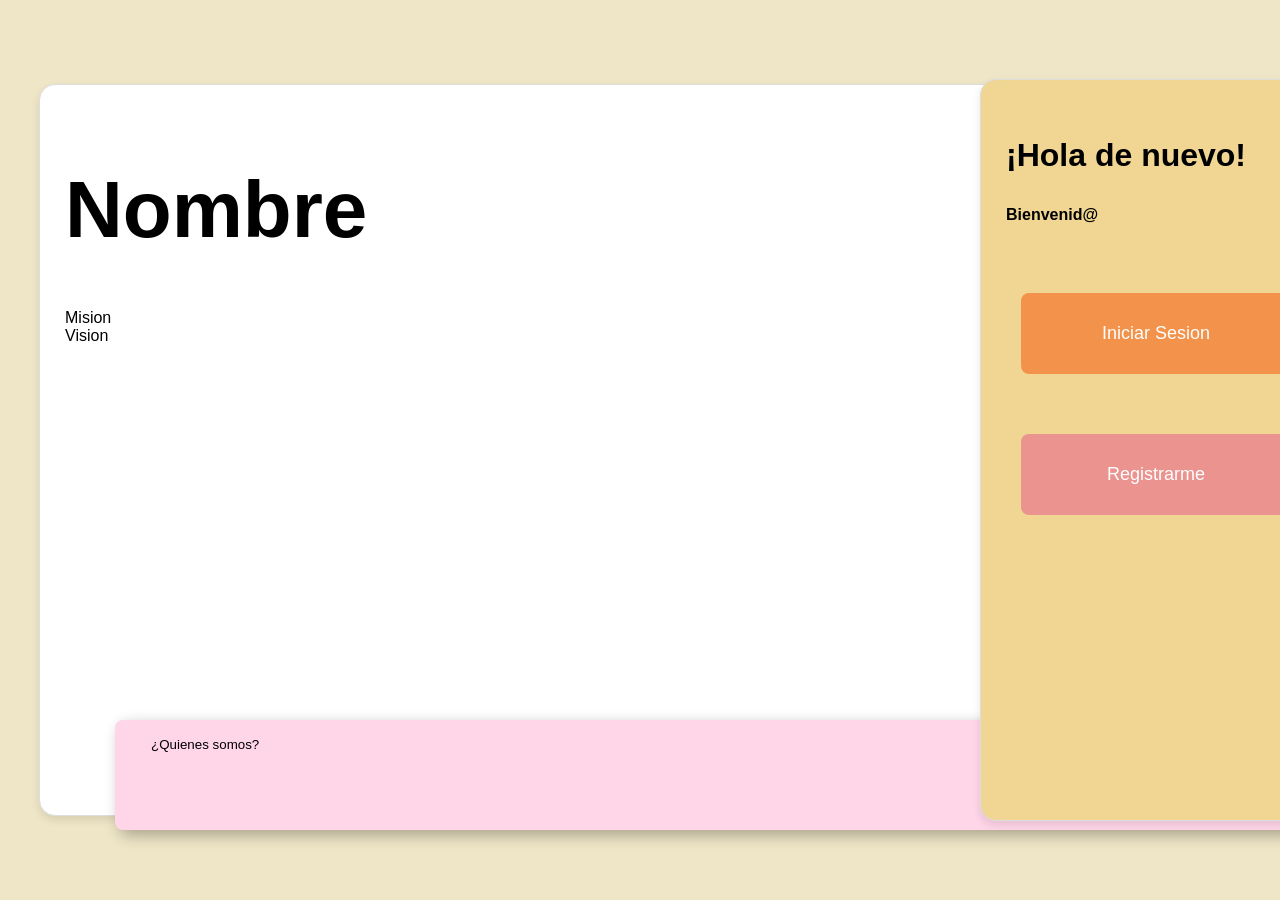
<file: Interfaces/frontend/Principal/index.html>
<!DOCTYPE html>
<html>
    <head>
        <meta charset="utf-8">
        <title>Etiquetas HTML</title>
        <link rel="stylesheet" href="estilos1.css"/>
    </head>
    <body>
            <div class="tarjeta">
                <h1>Nombre</h1>
                <p>Mision
                <br>Vision</p>
    
            </div>

            <div class="info">
                <small>¿Quienes somos?</small>
            </div>

            <div class="tarjeta2">
                <h3>¡Hola de nuevo!</h3>
                <h4>Bienvenid@</h4>
                <br>
                <br>
                <button onclick="window.location.href='inicio.html'" class="btn-inicio">
                    Iniciar Sesion
                </button>
                <br>
                <br>
                <button onclick="window.location.href='registro.html'" class="btn-registro">
                    Registrarme
                </button>
            </div>

            
        
    </body>
</html>
</file>
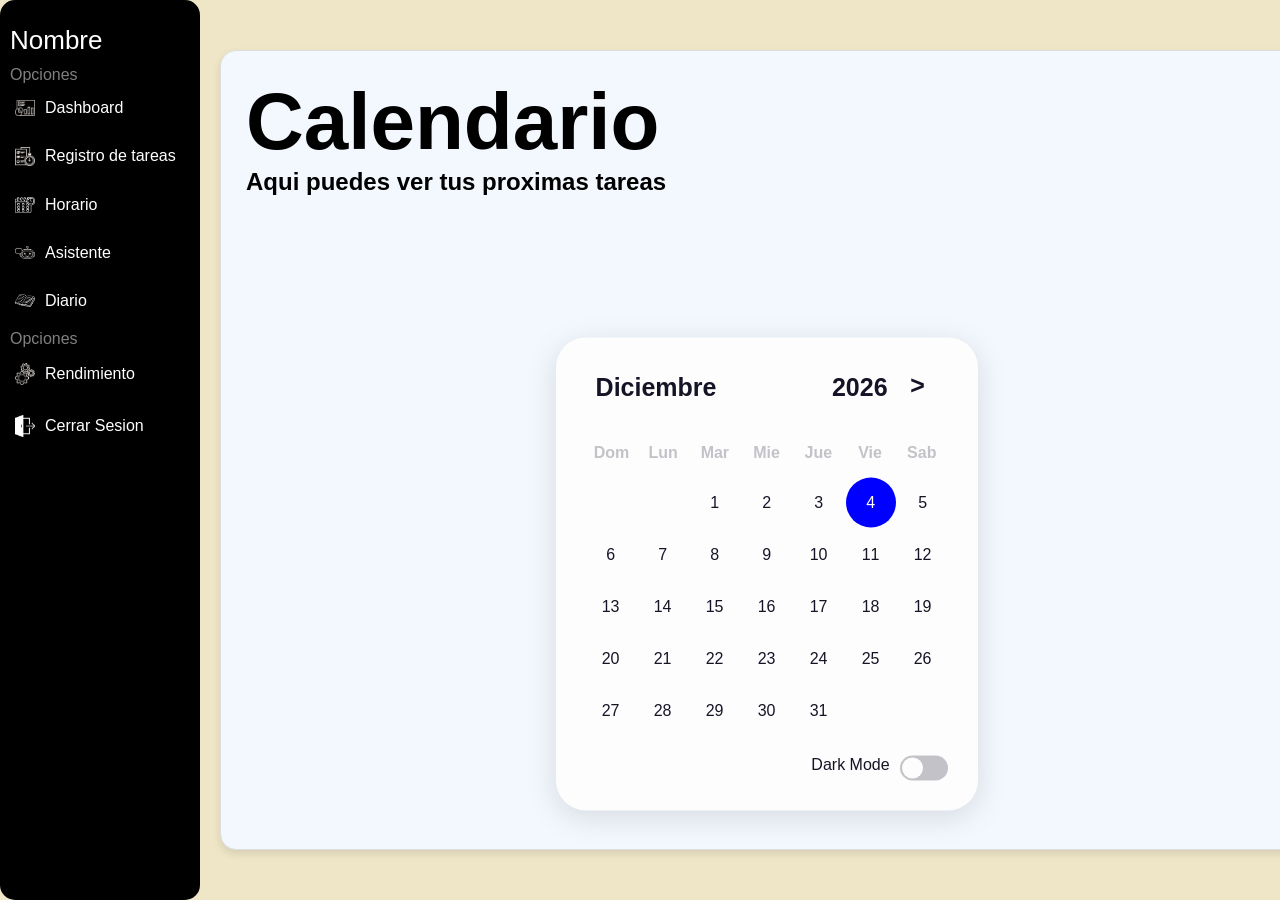
<file: Interfaces/frontend/Principal/calendario.html>
<!DOCTYPE html>
<html lang="en">

<head>
    <meta charset="UTF-8">
    <meta name="viewport" content="width=device-width, initial-scale=1.0">
    <title>
        Calendar
    </title>
    <link rel="stylesheet" href="estilos.css">
</head>

<body class="light">

    <div class="contenido">
        
        <h1>Calendario</h1>
        <h2>Aqui puedes ver tus proximas tareas </h2>


</div>

 <div class="sidebar">
  <h2 class="titular-barra">Nombre</h2>
  <h3 class="titulo-barra">Opciones</h3>
    <div class="item">
        <img src="icono1.png" class="icono">
        <div class="opciones">
            <a href="paginaPrincipal.html">Dashboard</a>
        </div>
    </div>

    <div class="item">
        <img src="icono2.png" class="icono">
        <span>Registro de tareas</span>
    </div>

    <div class="item">
        <img src="icono3.png" class="icono">
        <span>Horario</span>
    </div>
	
	<div class="item">
        <img src="icono4.png" class="icono">
        <span>Asistente</span>
    </div>
	
	<div class="item">
        <img src="icono5.png" class="icono">
        <span>Diario</span>
    </div>
	
	<h3 class="titulo-barra">Opciones</h3>
	
	<div class="item">
        <img src="icono6.png" class="icono">
        <span>Rendimiento</span>
	</div>

	<div class="item">
        <img src="icono7.png" class="icono">
        <div class="opciones">
            <a href="index.html">Cerrar Sesion</a>
        </div>
    </div>		
	
</div>

    <div class="calendar">
        <div class="calendar-header">
            <span class="month-picker" id="month-picker">Febrero</span>
            <div class="year-picker">
                <span class="year-change" id="prev-year">
                    <pre></pre>
                </span>
                <span id="year">2021</span>
                <span class="year-change" id="next-year">
                    <pre>></pre>
                </span>
            </div>
        </div>
        <div class="calendar-body">
            <div class="calendar-week-day">
                <div>Dom</div>
                <div>Lun</div>
                <div>Mar</div>
                <div>Mie</div>
                <div>Jue</div>
                <div>Vie</div>
                <div>Sab</div>
            </div>
            <div class="calendar-days"></div>
        </div>
        <div class="calendar-footer">
            <div class="toggle">
                <span>Dark Mode</span>
                <div class="dark-mode-switch">
                    <div class="dark-mode-switch-ident"></div>
                </div>
            </div>
        </div>
        <div class="month-list"></div>
    </div>

    <script src="javaweb.js"></script>
</body>

</html>
</file>
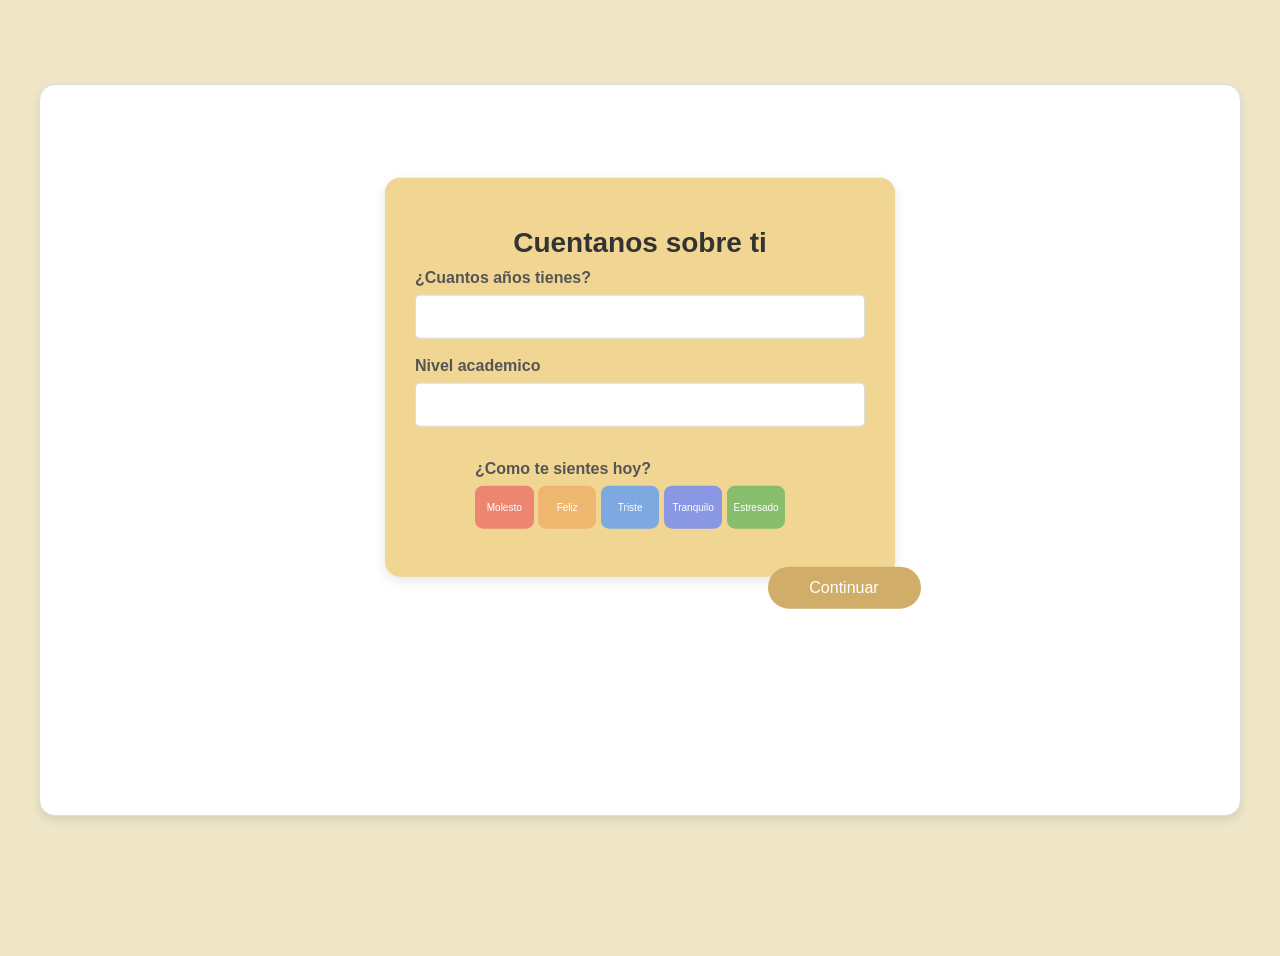
<file: Interfaces/frontend/Principal/cuestionario1.html>
<!DOCTYPE html>
<html>
    <head>
        <meta charset="utf-8">
        <title>Etiquetas HTML</title>
        <link rel="stylesheet" href="estilos4.css"/>
    </head>

    <body>
        <div class="tarjetaInicio">

            <div class="contenedorAmarillo">
                <h1>Cuentanos sobre ti</h1>
                <form>
                    <div>
                        <label>¿Cuantos años tienes?</label>
                        <input>
                    </div>
                    <br>
                    <div>
                        <label>Nivel academico</label>
                        <input>
                    </div>
                    <br>
                    <div class="colores">
                        <label>¿Como te sientes hoy?</label>
                        <button class="boton1">Molesto</button>
                        <button type="submit" class="boton2">Feliz</button>
                        <button type="submit" class="boton3">Triste</button>
                        <button type="submit" class="boton4">Tranquilo</button>
                        <button type="submit" class="boton5">Estresado</button>
                        
                    </div>
                    <br>
                    
                    <button type="button" onclick="window.location.href='cuestionario2.html'" class="boton">
                        Continuar
                    </button>
                    
                </form>
            </div>

        </div>
    </body>

</html>
</file>
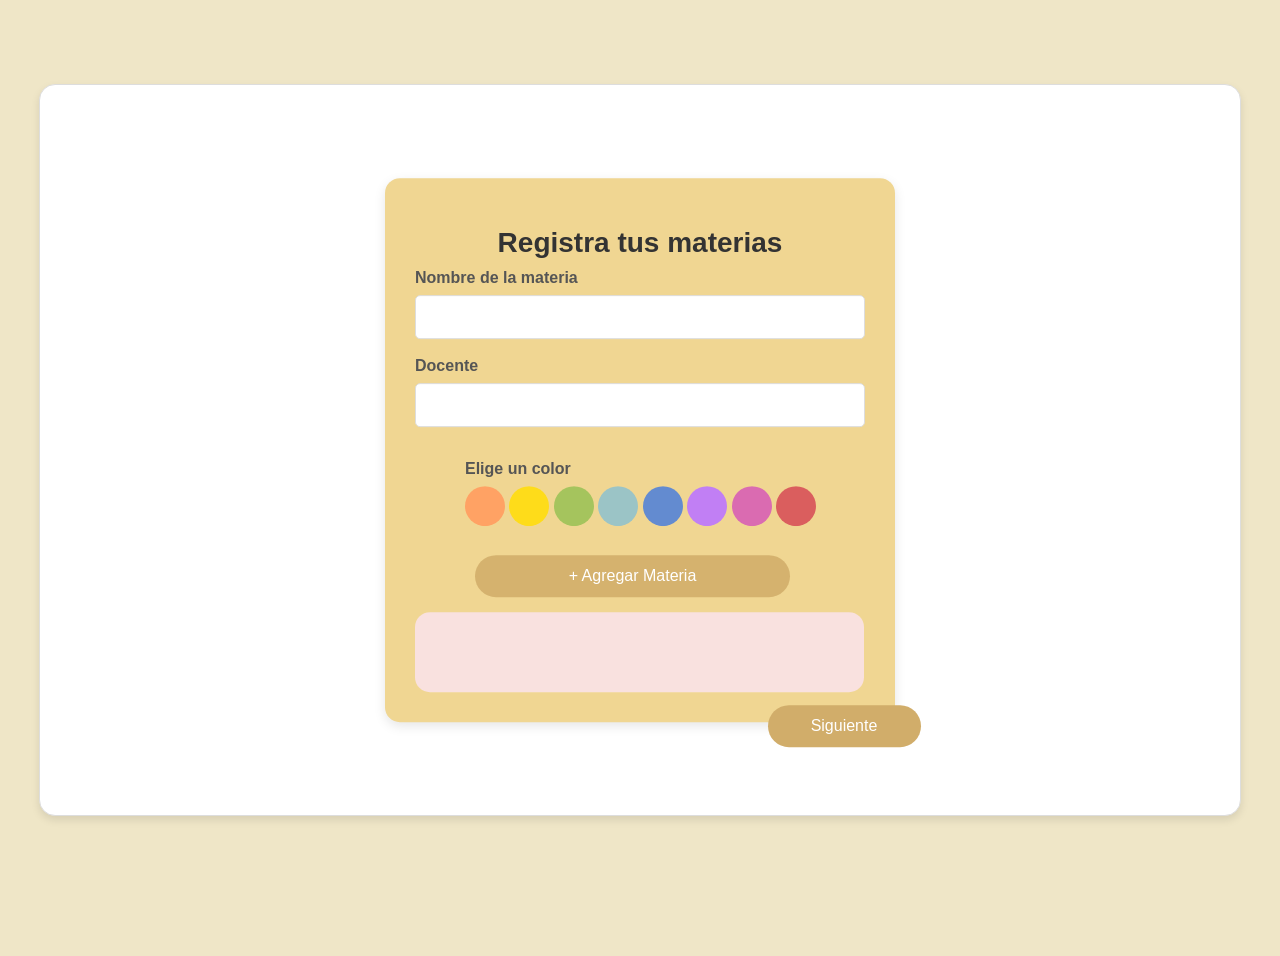
<file: Interfaces/frontend/Principal/cuestionario2.html>
<!DOCTYPE html>
<html>

<head>
    <meta charset="utf-8">
    <title>Registro - Mi Proyecto</title>
    <link rel="stylesheet" href="estilos5.css"/>

</head>
<body>
    <div class="tarjetaInicio">
        <div class="contenedorAmarillo">
            <h1>Registra tus materias</h1>
            <form>
                <div>
                    <label>Nombre de la materia</label>
                    <input>
                </div>
                <br>
                <div>
                    <label>Docente</label>
                    <input>
                </div>
                <br>
                <div class="colores">
                    <label>Elige un color</label>
                    <button class="boton1"></button>
                    <button type="submit" class="boton2"></button>
                    <button type="submit" class="boton3"></button>
                    <button type="submit" class="boton4"></button>
                    <button type="submit" class="boton5"></button>
                    <button type="submit" class="boton6"></button>
                    <button type="submit" class="boton7"></button>
                    <button type="submit" class="boton8"></button>
                    
                </div>
                <br>
                
                <button type="submit" class="botonAg">
                    + Agregar Materia
                </button>

                <br>

                <div class="contenedorMaterias">
                    
                </div>

                <button type="button" onclick="window.location.href='paginaPrincipal.html'" class="boton">
                    Siguiente
                </button>

                
                
            </form>

            
        </div>
        
    </div>
</body>
</html>
</file>
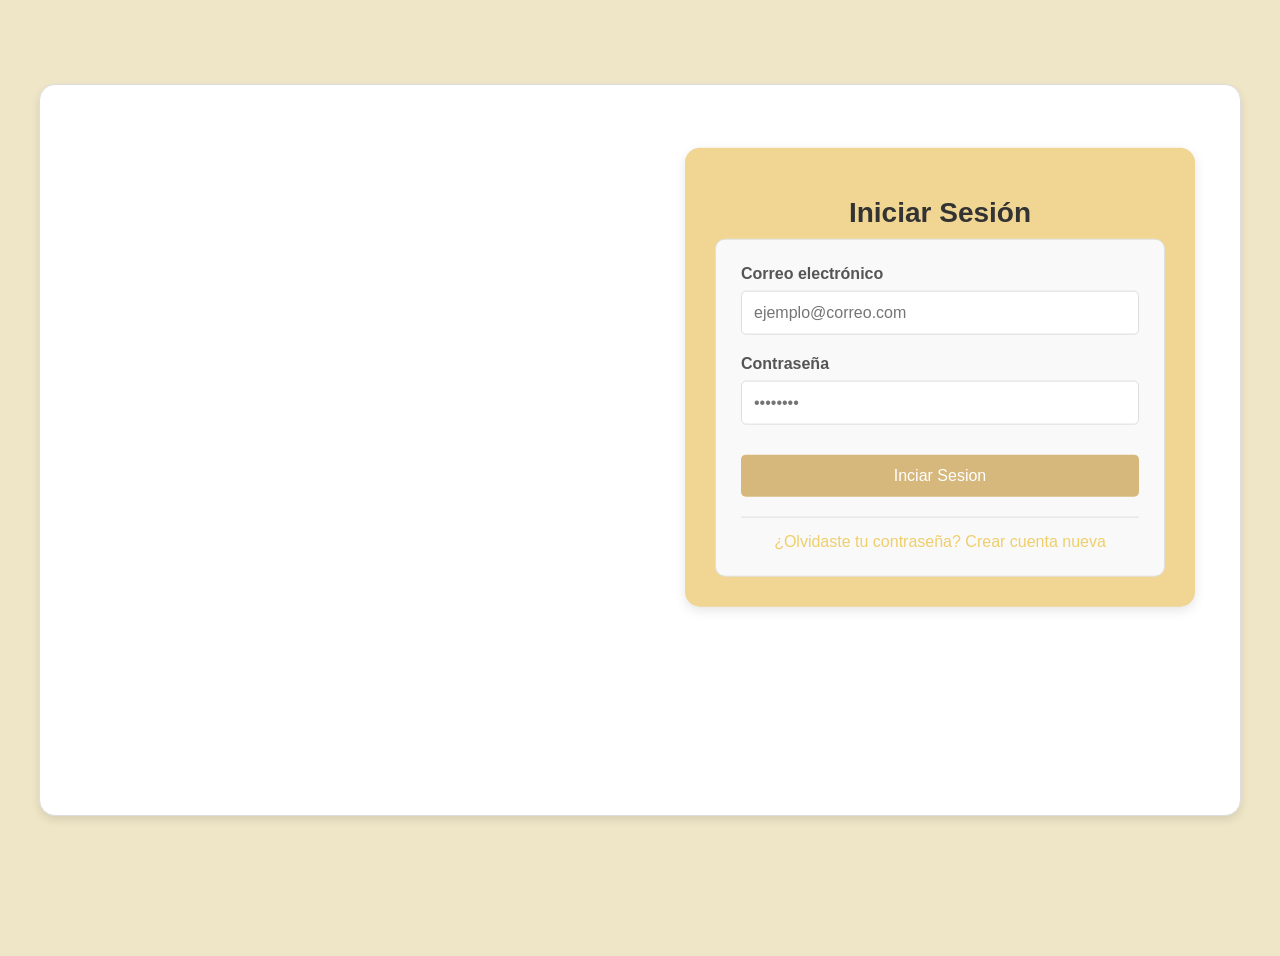
<file: Interfaces/frontend/Principal/inicio.html>
<!DOCTYPE html>
<html>
<head>
    <meta charset="utf-8">
    <title>Login - Mi Proyecto</title>
    <link rel="stylesheet" href="estilos2.css"/>

</head>
<body>
    <div class="tarjetaInicio">
        <div class="contenedorAmarillo">
            <h1>Iniciar Sesión</h1>
            <div class="recuadro-formulario">
                <form id="loginForm">
                    <div class="grupo-formulario">
                        <label for="email">Correo electrónico</label>
                        <input type="email" id="email" name="email" placeholder="ejemplo@correo.com" required >
                        <!-- <div class="error-mensaje" id="errorEmail">Ingresa un correo válido</div>--> 
                    </div>
    
                    <div class="grupo-formulario">
                        <label for="password">Contraseña</label>
                        <input type="password" id="password" name="password" placeholder="••••••••" required>
                        <!--<div class="error-mensaje" id="errorPassword">La contraseña es requerida</div>--> 
                    </div>
    
                    <button onclick="window.location.href='paginaPrincipal.html'" class="boton">
                        Inciar Sesion
                    </button>
                </form>
    
                <div class="opciones">
                    <a href="#">¿Olvidaste tu contraseña?</a>
                    <a href="registro.html">Crear cuenta nueva</a>
                </div>
            </div>
        </div>

    </div>
    
</body>
</html>
</file>
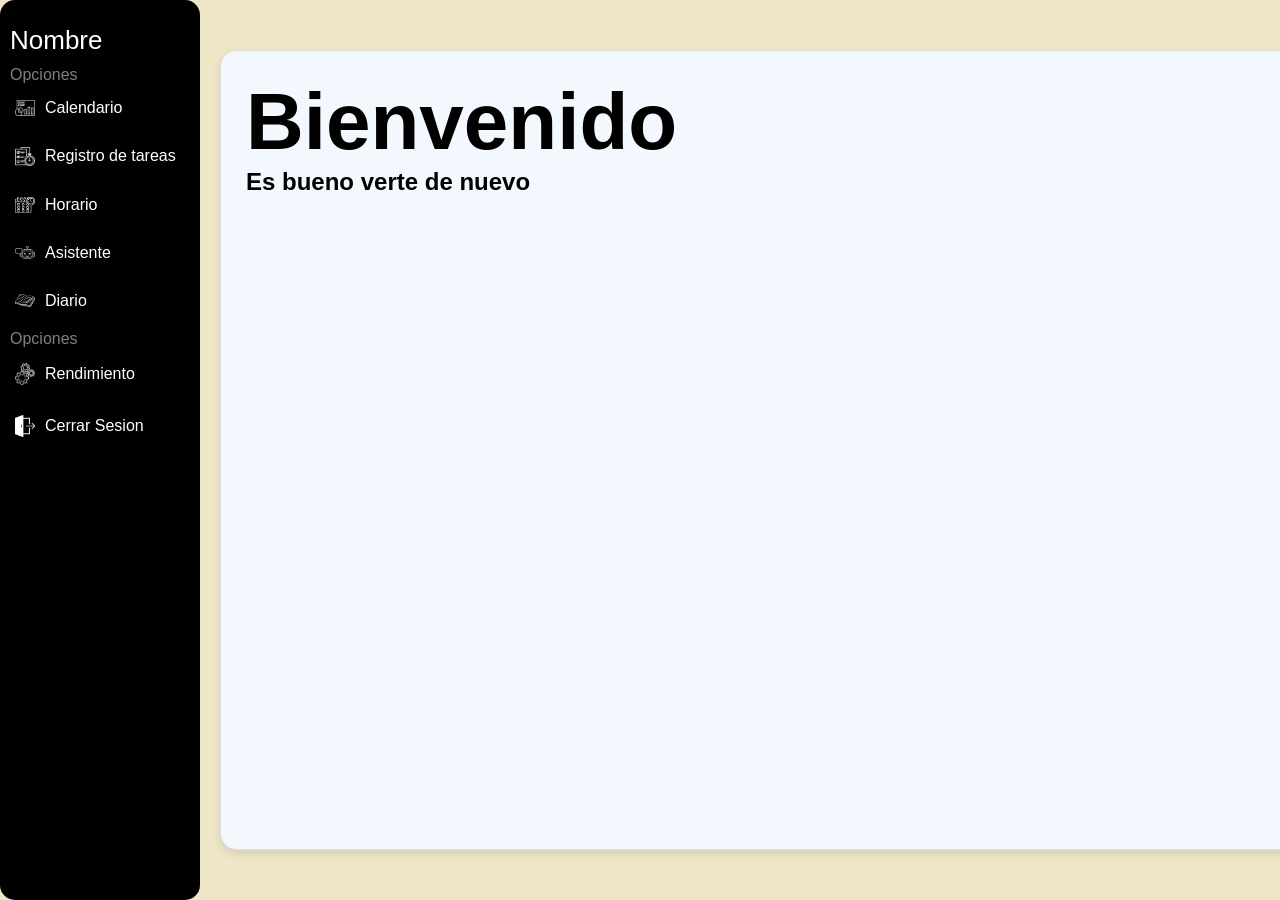
<file: Interfaces/frontend/Principal/paginaPrincipal.html>
<!DOCTYPE html>
<html lang="en">

<head>
    <meta charset="UTF-8">
    <meta name="viewport" content="width=device-width, initial-scale=1.0">
    <title>
        Calendar
    </title>
    <link rel="stylesheet" href="estilos.css">
</head>

<body class="light">

    <div class="contenido">
        
            <h1>Bienvenido</h1>
            <h2>Es bueno verte de nuevo </h2>


    </div>

    <div class="sidebar">
        <h2 class="titular-barra">Nombre</h2>
        <h3 class="titulo-barra">Opciones</h3>
        <div class="item">
            <img src="icono1.png" class="icono">
            <div class="opciones">
                <a href="calendario.html">Calendario</a>
            </div>

        </div>

        <div class="item">
            <img src="icono2.png" class="icono">
            <span>Registro de tareas</span>
        </div>

        <div class="item">
            <img src="icono3.png" class="icono">
            <span>Horario</span>
        </div>

        <div class="item">
            <img src="icono4.png" class="icono">
            <span>Asistente</span>
        </div>

        <div class="item">
            <img src="icono5.png" class="icono">
            <span>Diario</span>
        </div>

        <h3 class="titulo-barra">Opciones</h3>

        <div class="item">
            <img src="icono6.png" class="icono">
            <span>Rendimiento</span>
        </div>

        <div class="item">
            <img src="icono7.png" class="icono">
            <div class="opciones">
                <a href="index.html">Cerrar Sesion</a>
            </div>
        </div>

    </div>

    


    <script src="javaweb.js"></script>
</body>

</html>
</file>
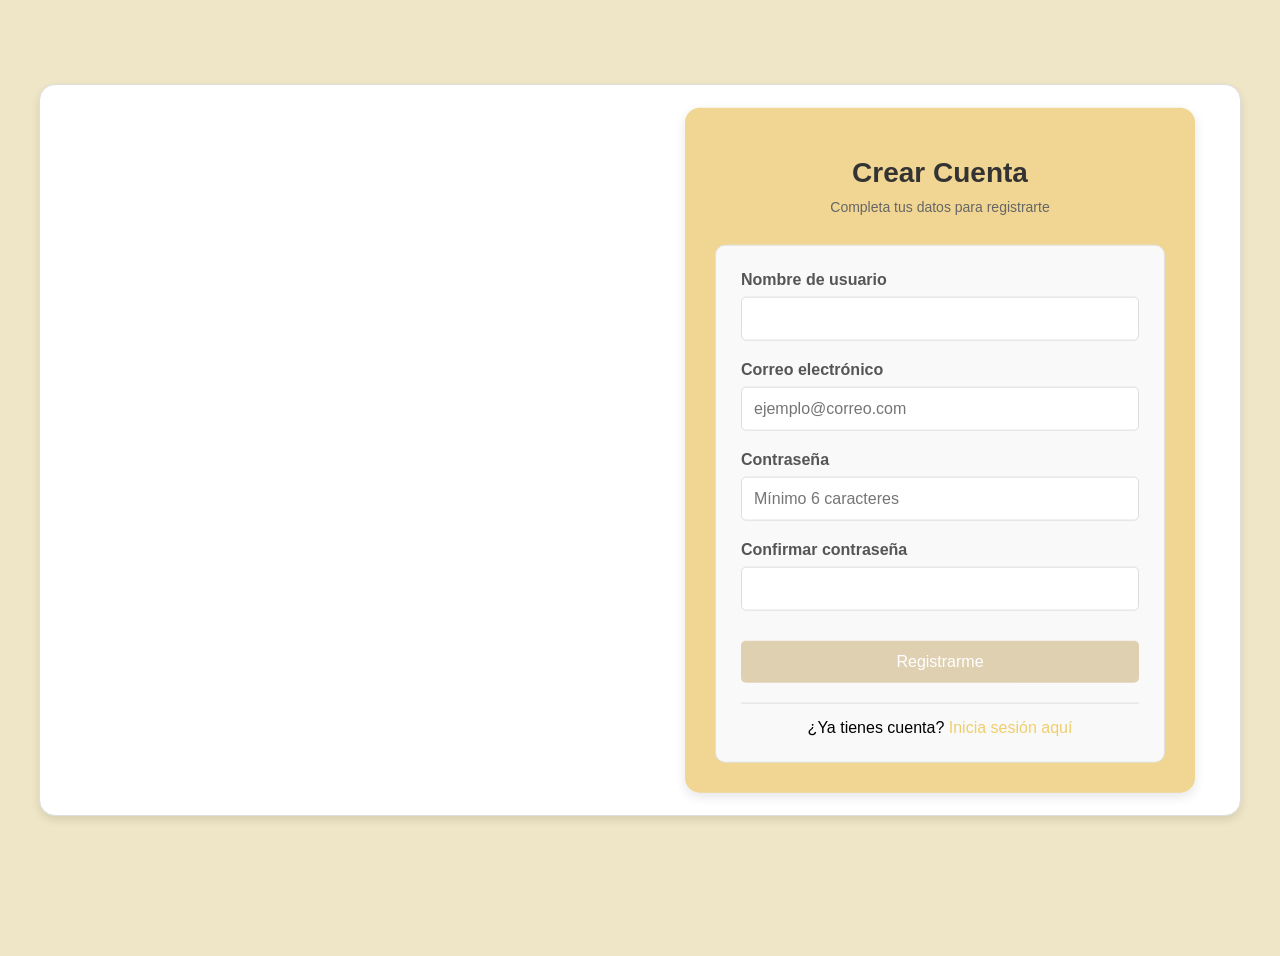
<file: Interfaces/frontend/Principal/registro.html>
<!DOCTYPE html>
<html>
<head>
    <meta charset="utf-8">
    <title>Registro - Mi Proyecto</title>
    <link rel="stylesheet" href="estilos3.css"/>

</head>
<body>
    <div class="tarjetaInicio">
        <div class="contenedorAmarillo">
            <h1>Crear Cuenta</h1>
            <div class="subtitulo">Completa tus datos para registrarte</div>
            
            <div class="recuadro-formulario">
                <div class="exito-mensaje" id="exitoMensaje">
                    ¡Registro exitoso! Redirigiendo...
                </div>
    
                <form id="registroForm">
                    <div class="grupo-formulario">
                        <label for="nombre">Nombre de usuario</label>
                        <input type="text" id="nombre" name="nombre"  required>
                        <div class="error-mensaje" id="errorNombre">Ingresa tu nombre completo</div>
                    </div>
    
                    <div class="grupo-formulario">
                        <label for="email">Correo electrónico</label>
                        <input type="email" id="email" name="email" placeholder="ejemplo@correo.com" required>
                        <div class="error-mensaje" id="errorEmail">Ingresa un correo electrónico válido</div>
                    </div>
    
                    <div class="grupo-formulario">
                        <label for="password">Contraseña</label>
                        <input type="password" id="password" name="password" placeholder="Mínimo 6 caracteres" required>
                        <div class="error-mensaje" id="errorPassword">La contraseña debe tener al menos 6 caracteres</div>
                    </div>
    
                    <div class="grupo-formulario">
                        <label for="confirmar_password">Confirmar contraseña</label>
                        <input type="password" id="confirmar_password" name="confirmar_password" required>
                        <div class="error-mensaje" id="errorConfirmar">Las contraseñas no coinciden</div>
                    </div>
    
                    <button onclick="window.location.href='cuestionario1.html'" class="boton">Registrarme</button>

                    
                </form>
    
                <div class="opciones">
                    ¿Ya tienes cuenta? <a href="inicio.html">Inicia sesión aquí</a>
                </div>
            </div>
        </div>
    </div>
    

    
</body>
</html>
</file>
<file: Interfaces/frontend/Principal/estilos1.css>
body{
    
    font-family: Arial, Helvetica, sans-serif;
    background-color: rgb(239, 230, 199);
}

.tarjeta {
    position: absolute;
    top: 50%;
    left: 50%;
    transform: translate(-50%, -50%);
    width: 1150px;  
    height: 680px;            
    background-color: white;
    border: 1px solid #ddd;
    border-radius: 16px;       
    padding: 25px;            
    box-shadow: 0 4px 8px rgba(0,0,0,0.1);
    transition: transform 0.3s;
}

.tarjeta h1{
    font-size: 80px;
}



.tarjeta2 {
    position: absolute;
    top: 50%;
    left: 980px;
    transform: translateY(-50%);
    width: 300px;  
    height: 690px;            
    background-color:#f0d692;
    border: 1px solid #ddd;
    border-radius: 16px;       
    padding: 25px;             
    box-shadow: 0 4px 8px rgba(0,0,0,0.1);
    transition: transform 0.3s;
}

.tarjeta2 h3 {
    font-size: 32px;  
}

.tarjeta2:hover {
    transform: translateY(-50%) scale(1.03);  /* escala un poco más pequeña para que no se vea enorme al hover */
    box-shadow: 0 8px 16px rgba(0,0,0,0.2);
}

.info {
    position: absolute;
    top: 80%;
    left: 9%;
   
    width: 1196px;  
    height: 110px; 
    background-color: rgb(255, 213, 232);
    box-shadow: 5px 5px 15px rgba(0,0,0,0.3);
    border-radius: 8px;
}

.info small{
    position: absolute;
    top: 15%;
    left: 3%;
}

.menu{
    position: absolute;
    top: 9%;
    left: 1200px;
    transform: translateY(-50%);
    width: 750px;  
    height: 110px; 
}

.btn-inicio, .btn-registro {
    display: block;        /* Cada botón en su propia línea */
    width: 90%;           /* Ancho del botón (80% de la tarjeta) */
    margin: 12px auto;    /* 12px arriba/abajo, auto izquierda/derecha (centra) */
    padding: 30px 19px;
    border: none;
    border-radius: 8px;
    font-size: 18px;
    font-family: Arial, Helvetica, sans-serif;
    cursor: pointer;
    transition: all 0.3s;
    text-align: center;
}

.btn-inicio {
    background-color: rgba(244, 142, 69, 0.935);
    color: white;
}

.btn-registro {
    background-color: #ea8f8fee;
    color: white;
}

.btn-inicio:hover, .btn-registro:hover {
    transform: scale(1.02);
    box-shadow: 0 4px 8px rgba(0,0,0,0.2);
}
</file>
<file: Interfaces/frontend/Principal/estilos.css>
:root {
    --dark-body: #4d4c5a;
    --dark-main: #141529;
    --dark-second: #79788c;
    --dark-hover: #323048;
    --dark-text: #f8fbff;

    --light-body: #f3f8fe;
    --light-main: #fdfdfd;
    --light-second: #c3c2c8;
    --light-hover: #edf0f5;
    --light-text: #151426;

    --blue: #0000ff;
    --white: #fff;

    --shadow: rgba(100, 100, 111, 0.2) 0px 7px 29px 0px;

    --font-family: Helvetica;
}

.dark {
    --bg-body: var(--dark-body);
    --bg-main: var(--dark-main);
    --bg-second: var(--dark-second);
    --color-hover: var(--dark-hover);
    --color-txt: var(--dark-text);
}

.light {
    --bg-body: var(--light-body);
    --bg-main: var(--light-main);
    --bg-second: var(--light-second);
    --color-hover: var(--light-hover);
    --color-txt: var(--light-text);
}

* {
    padding: 0;
    margin: 0;
    box-sizing: border-box;
}

html,
body {
    height: 100vh;
    display: grid;
    place-items: center;
    font-family: var(--font-family);
    background-color: var(--bg-body);
    background-color: rgb(239, 230, 199);
}

.sidebar {
    width: 200px;
    height: 100vh;
    background-color: black;
    color: white;
    display: flex;
    flex-direction: column;
    padding-top: 20px;
	border-radius: 15px;
	font-family: "Helvetica", serif;
	font-weight: normal;
	position: absolute;
	left: 0;
    
}

.item {
    display: flex;
    align-items: center;
    padding: 15px 15px;
    cursor: pointer;
}



.item:hover{
	font-weight: bold;
    background-color: #333;
}

.icono{
    width: 20px;
    margin-right: 10px;
}

.titulo-barra {
	font-family: "Helvetica", serif;
    font-weight: normal;
	font-size: 16px;
	color: gray;
    margin-top: 5px;
	margin-left: 10px;
}

.titular-barra{
	font-family: "Helvetica", serif;
    font-weight: normal;
	font-size: 26px;
    margin-top: 5px;
    margin-bottom: 5px;
	margin-left: 10px;
	
}

.calendar {
    position: absolute;
    top: 40%;
    left: 80%;
    transform: translate(-50%, -50%);
    height: max-content;
    width: max-content;
    background-color: var(--bg-main);
    border-radius: 30px;
    padding: 20px;
    position: relative;
    overflow: hidden;
    /* transform: scale(1.25); */
}

.light .calendar {
    box-shadow: var(--shadow);
}

.calendar-header {
    display: flex;
    justify-content: space-between;
    align-items: center;
    font-size: 25px;
    font-weight: 600;
    color: var(--color-txt);
    padding: 10px;
}

.calendar-body {
    padding: 10px;
}

.calendar-week-day {
    height: 50px;
    display: grid;
    grid-template-columns: repeat(7, 1fr);
    font-weight: 600;
}

.calendar-week-day div {
    display: grid;
    place-items: center;
    color: var(--bg-second);
}

.calendar-days {
    display: grid;
    grid-template-columns: repeat(7, 1fr);
    gap: 2px;
    color: var(--color-txt);
}

.calendar-days div {
    width: 50px;
    height: 50px;
    display: flex;
    align-items: center;
    justify-content: center;
    padding: 5px;
    position: relative;
    cursor: pointer;
    animation: to-top 1s forwards;
    /* border-radius: 50%; */
}

.calendar-days div span {
    position: absolute;
}

.calendar-days div:hover span {
    transition: width 0.2s ease-in-out, height 0.2s ease-in-out;
}

.calendar-days div span:nth-child(1),
.calendar-days div span:nth-child(3) {
    width: 2px;
    height: 0;
    background-color: var(--color-txt);
}

.calendar-days div:hover span:nth-child(1),
.calendar-days div:hover span:nth-child(3) {
    height: 100%;
}

.calendar-days div span:nth-child(1) {
    bottom: 0;
    left: 0;
}

.calendar-days div span:nth-child(3) {
    top: 0;
    right: 0;
}

.calendar-days div span:nth-child(2),
.calendar-days div span:nth-child(4) {
    width: 0;
    height: 2px;
    background-color: var(--color-txt);
}

.calendar-days div:hover span:nth-child(2),
.calendar-days div:hover span:nth-child(4) {
    width: 100%;
}

.calendar-days div span:nth-child(2) {
    top: 0;
    left: 0;
}

.calendar-days div span:nth-child(4) {
    bottom: 0;
    right: 0;
}

.calendar-days div:hover span:nth-child(2) {
    transition-delay: 0.2s;
}

.calendar-days div:hover span:nth-child(3) {
    transition-delay: 0.4s;
}

.calendar-days div:hover span:nth-child(4) {
    transition-delay: 0.6s;
}

.calendar-days div.curr-date,
.calendar-days div.curr-date:hover {
    background-color: var(--blue);
    color: var(--white);
    border-radius: 50%;
}

.calendar-days div.curr-date span {
    display: none;
}

.month-picker {
    padding: 5px 10px;
    border-radius: 10px;
    cursor: pointer;
}

.month-picker:hover {
    background-color: var(--color-hover);
}

.year-picker {
    display: flex;
    align-items: center;
}

.year-change {
    height: 40px;
    width: 40px;
    border-radius: 50%;
    display: grid;
    place-items: center;
    margin: 0 10px;
    cursor: pointer;
}

.year-change:hover {
    background-color: var(--color-hover);
}

.calendar-footer {
    padding: 10px;
    display: flex;
    justify-content: flex-end;
    align-items: center;
}

.toggle {
    display: flex;
}

.toggle span {
    margin-right: 10px;
    color: var(--color-txt);
}

.dark-mode-switch {
    position: relative;
    width: 48px;
    height: 25px;
    border-radius: 14px;
    background-color: var(--bg-second);
    cursor: pointer;
}

.dark-mode-switch-ident {
    width: 21px;
    height: 21px;
    border-radius: 50%;
    background-color: var(--bg-main);
    position: absolute;
    top: 2px;
    left: 2px;
    transition: left 0.2s ease-in-out;
}

.dark .dark-mode-switch .dark-mode-switch-ident {
    top: 2px;
    left: calc(2px + 50%);
}

.month-list {
    position: absolute;
    width: 100%;
    height: 100%;
    top: 0;
    left: 0;
    background-color: var(--bg-main);
    padding: 20px;
    grid-template-columns: repeat(3, auto);
    gap: 5px;
    display: grid;
    transform: scale(1.5);
    visibility: hidden;
    pointer-events: none;
}

.month-list.show {
    transform: scale(1);
    visibility: visible;
    pointer-events: visible;
    transition: all 0.2s ease-in-out;
}

.month-list > div {
    display: grid;
    place-items: center;
}

.month-list > div > div {
    width: 100%;
    padding: 5px 20px;
    border-radius: 10px;
    text-align: center;
    cursor: pointer;
    color: var(--color-txt);
}

.month-list > div > div:hover {
    background-color: var(--color-hover);
}

@keyframes to-top {
    0% {
        transform: translateY(100%);
        opacity: 0;
    }
    100% {
        transform: translateY(0);
        opacity: 1;
    }
}

.opciones {
    text-align: center;
    margin-top: 0px;
    padding-top: px;
    
}

.opciones a {
    color: #ffffff;
    text-decoration: none;
}

.contenido {
    position: absolute;
    top: 50%;
    left:220px;
    transform: translateY(-50%);
    width: 1200px;  
    height: 800px;           
    background-color: #f3f8fe;
    border: 1px solid #ddd;
    border-radius: 16px;       
    padding: 25px;             
    box-shadow: 0 4px 8px rgba(0,0,0,0.1);
    transition: transform 0.3s;
}

.contenido h1{
    font-size: 80px;
}
</file>
<file: Interfaces/frontend/Principal/estilos4.css>
body {
    background-color: rgb(239, 230, 199);
    padding: 20px;
    font-family: Arial, sans-serif;
    min-height: 100vh;
    display: flex;
    align-items: center;
    justify-content: center;
}

.tarjetaInicio{
    position: absolute;
    top: 50%;
    left: 50%;
    transform: translate(-50%, -50%);
    width: 1150px;  
    height: 680px;           
    background-color: white;
    border: 1px solid #ddd;
    border-radius: 16px;       
    padding: 25px;             
    box-shadow: 0 4px 8px rgba(0,0,0,0.1);
    transition: transform 0.3s;

}


.contenedorAmarillo {
    position: absolute;
    top: 40%;
    left: 50%;
    transform: translate(-50%, -50%);
    background-color:#f0d692;
    border-radius: 15px;
    padding: 30px;
    max-width: 450px;
    width: 100%;
    box-shadow: 0 4px 12px rgba(0,0,0,0.1);
}


h1 {
    text-align: center;
    color: #333;
    margin-bottom: 10px;
    font-size: 28px;
}


.recuadro-formulario {
    background-color: #f9f9f9;
    border: 1px solid #e0e0e0;
    border-radius: 10px;
    padding: 25px;
}

.grupo-formulario {
    margin-bottom: 20px;
}

label {
    display: block;
    margin-bottom: 8px;
    color: #555;
    font-weight: bold;
}

input {
    width: 100%;
    padding: 12px;
    border: 1px solid #ddd;
    border-radius: 5px;
    font-size: 16px;
    box-sizing: border-box;
    transition: border-color 0.3s;
}



.boton {
    position: absolute;
    top: 95%;
    left: 75%;
    background-color: #d1ad6a;
    color: white;
    padding: 12px 20px;
    border: none;
    border-radius: 35px;
    cursor: pointer;
    font-size: 16px;
    width: 30%;
    transition: background-color 0.3s;
    margin-top: 10px;
}

.boton:hover {
    background-color: #917439;
}

.opciones {
    text-align: center;
    margin-top: 20px;
    padding-top: 15px;
    border-top: 1px solid #e0e0e0;
}

.opciones a {
    color: #EFCE6C;
    text-decoration: none;
}

.opciones a:hover {
    text-decoration: underline;
}

.error-mensaje {
    color: #e74c3c;
    font-size: 12px;
    margin-top: 5px;
    display: none;
}

.exito-mensaje {
    background-color: #d4edda;
    color: #155724;
    padding: 12px;
    border-radius: 5px;
    margin-bottom: 20px;
    display: none;
    text-align: center;
}

.boton1{
    background-color: #ed7b6cdd;
    color: white;
    padding: 16px 0px;
    border: none;
    border-radius: 8px;
    cursor: pointer;
    font-size: 10px;
    width: 15%;

}

.boton1:hover {
    background-color: #ed5642dd;
}

.boton2{
    background-color: #edb36cdd;
    color: white;
    padding: 16px 0px;
    border: none;
    border-radius: 8px;
    cursor: pointer;
    font-size: 10px;
    width: 15%;

}

.boton2:hover {
    background-color: #ed9a33dd;
}

.boton3{
    background-color: #6ca2eddd;
    color: white;
    padding: 16px 0px;
    border: none;
    border-radius: 8px;
    cursor: pointer;
    font-size: 10px;
    width: 15%;

}

.boton3:hover {
    background-color: #3883ecdd;
}

.boton4{
    background-color: #7b8ef1dd;
    color: white;
    padding: 16px 0px;
    border: none;
    border-radius: 8px;
    cursor: pointer;
    font-size: 10px;
    width: 15%;

}

.boton4:hover {
    background-color: #4461f1dd;
}
.boton5{
    background-color: #7aba6add;
    color: white;
    padding: 16px 0px;
    border: none;
    border-radius: 8px;
    cursor: pointer;
    font-size: 10px;
    width: 15%;

}

.boton5:hover {
    background-color: #47a130dd;
}

/*    -------------------------------------------*/


.colores{
    margin-top: 15px;
    margin-left: 60px;
}
</file>
<file: Interfaces/frontend/Principal/estilos5.css>
body {
    background-color: rgb(239, 230, 199);
    padding: 20px;
    font-family: Arial, sans-serif;
    min-height: 100vh;
    display: flex;
    align-items: center;
    justify-content: center;
}

.tarjetaInicio{
    position: absolute;
    top: 50%;
    left: 50%;
    transform: translate(-50%, -50%);
    width: 1150px;  
    height: 680px;            
    background-color: white;
    border: 1px solid #ddd;
    border-radius: 16px;       
    padding: 25px;           
    box-shadow: 0 4px 8px rgba(0,0,0,0.1);
    transition: transform 0.3s;

}


.contenedorAmarillo {
    position: absolute;
    top: 50%;
    left: 50%;
    transform: translate(-50%, -50%);
    background-color:#f0d692;
    border-radius: 15px;
    padding: 30px;
    max-width: 450px;
    width: 100%;
    box-shadow: 0 4px 12px rgba(0,0,0,0.1);
}

.contenedorMaterias{
    
    transform: translate(0%, 0%);
    background-color:#f9e1df;
    border-radius: 15px;
    padding: 40px;
    max-width: 450px;
    width: 82%;
    height: 10%;
    
}


h1 {
    text-align: center;
    color: #333;
    margin-bottom: 10px;
    font-size: 28px;
}

.subtitulo {
    text-align: center;
    color: #666;
    margin-bottom: 30px;
    font-size: 14px;
}

.recuadro-formulario {
    background-color: #f9f9f9;
    border: 1px solid #e0e0e0;
    border-radius: 10px;
    padding: 25px;
}

.grupo-formulario {
    margin-bottom: 20px;
}

label {
    display: block;
    margin-bottom: 8px;
    color: #555;
    font-weight: bold;
}

input {
    width: 100%;
    padding: 12px;
    border: 1px solid #ddd;
    border-radius: 5px;
    font-size: 16px;
    box-sizing: border-box;
    transition: border-color 0.3s;
}



.boton {
    position: absolute;
    top: 95%;
    left: 75%;
    background-color: #d1ad6a;
    color: white;
    padding: 12px 20px;
    border: none;
    border-radius: 35px;
    cursor: pointer;
    font-size: 16px;
    width: 30%;
    transition: background-color 0.3s;
    margin-top: 10px;
}
.boton:hover {
    background-color: #917439;
}

.botonAg {
    background-color: #d1ad6add;
    color: white;
    padding: 12px 20px;
    border: none;
    border-radius: 25px;
    cursor: pointer;
    font-size: 16px;
    width: 70%;
    transition: background-color 0.3s;
    margin-top: 10px;
    margin-bottom: 15px;
    margin-left: 60px;
    
    
}

.opciones {
    text-align: center;
    margin-top: 20px;
    padding-top: 15px;
    border-top: 1px solid #e0e0e0;
}

.opciones a {
    color: #EFCE6C;
    text-decoration: none;
}

.opciones a:hover {
    text-decoration: underline;
}

.error-mensaje {
    color: #e74c3c;
    font-size: 12px;
    margin-top: 5px;
    display: none;
}

.exito-mensaje {
    background-color: #d4edda;
    color: #155724;
    padding: 12px;
    border-radius: 5px;
    margin-bottom: 20px;
    display: none;
    text-align: center;
}

/*    -------------------------------------------*/

.boton1 {
    width: 40px;
    height: 40px;
    background-color: rgb(255, 162, 100);
    border-radius: 50%;
    border-color: #0000;
}
.boton1:hover {
    background-color: rgb(212, 102, 29);
}
.boton2 {
    width: 40px;
    height: 40px;
    background-color: rgb(254, 220, 26);
    border-radius: 50%;
    border-color: #0000;
}
.boton2:hover {
    background-color: rgb(237, 197, 21);
}
.boton3 {
    width: 40px;
    height: 40px;
    background-color: rgb(165, 196, 93);
    border-radius: 50%;
    border-color: #0000;
}
.boton3:hover {
    background-color: rgb(152, 192, 61);
}

.boton4 {
    width: 40px;
    height: 40px;
    background-color: rgb(155, 196, 198);
    border-radius: 50%;
    border-color: #0000;
}
.boton4:hover {
    background-color: rgb(46, 179, 184);
}

.boton5 {
    width: 40px;
    height: 40px;
    background-color: rgb(99, 139, 208);
    border-radius: 50%;
    border-color: #0000;
}
.boton5:hover {
    background-color: rgb(46, 106, 210);
}
.boton6 {
    width: 40px;
    height: 40px;
    background-color: rgb(193, 127, 244);
    border-radius: 50%;
    border-color: #0000;
}
.boton6:hover {
    background-color: rgb(141, 58, 205);
}

.boton7 {
    width: 40px;
    height: 40px;
    background-color: rgb(218, 107, 177);
    border-radius: 50%;
    border-color: #0000;
}
.boton7:hover {
    background-color: rgb(210, 61, 156);
}
.boton8 {
    width: 40px;
    height: 40px;
    background-color: rgb(218, 94, 94);
    border-radius: 50%;
    border-color: #0000;
}
.boton8:hover {
    background-color: rgb(216, 67, 67);
}

.colores{
    margin-top: 15px;
    margin-left: 50px;
}
</file>
<file: Interfaces/frontend/Principal/estilos2.css>
body {
    background-color: rgb(239, 230, 199);
    padding: 20px;
    font-family: Arial, sans-serif;
    min-height: 100vh;
    display: flex;
    align-items: center;
    justify-content: center;
}

.tarjetaInicio{
    position: absolute;
    top: 50%;
    left: 50%;
    transform: translate(-50%, -50%);
    width: 1150px;  
    height: 680px;            /* más grande */
    background-color: white;
    border: 1px solid #ddd;
    border-radius: 16px;       /* esquinas más redondeadas */
    padding: 25px;             /* más espacio interno */
    box-shadow: 0 4px 8px rgba(0,0,0,0.1);
    transition: transform 0.3s;

}


.contenedorAmarillo {
    position: absolute;
    top: 40%;
    left: 75%;
    transform: translate(-50%, -50%);
    background-color:#f0d692;
    border-radius: 15px;
    padding: 30px;
    max-width: 450px;
    width: 100%;
    box-shadow: 0 4px 12px rgba(0,0,0,0.1);
}

.contenedorMaterias{
    position: absolute;
    top: 120%;
    left: 50%;
    transform: translate(-50%, -50%);
    background-color:#f9e1df;
    border-radius: 15px;
    padding: 30px;
    max-width: 450px;
    width: 90%;
    height: 10%;
    
}



h1 {
    text-align: center;
    color: #333;
    margin-bottom: 10px;
    font-size: 28px;
}

.subtitulo {
    text-align: center;
    color: #666;
    margin-bottom: 30px;
    font-size: 14px;
}

.recuadro-formulario {
    background-color: #f9f9f9;
    border: 1px solid #e0e0e0;
    border-radius: 10px;
    padding: 25px;
}

.grupo-formulario {
    margin-bottom: 20px;
}

label {
    display: block;
    margin-bottom: 8px;
    color: #555;
    font-weight: bold;
}

input {
    width: 100%;
    padding: 12px;
    border: 1px solid #ddd;
    border-radius: 5px;
    font-size: 16px;
    box-sizing: border-box;
    transition: border-color 0.3s;
}



.boton {
    background-color: #d1ad6add;
    color: white;
    padding: 12px 20px;
    border: none;
    border-radius: 5px;
    cursor: pointer;
    font-size: 16px;
    width: 100%;
    transition: background-color 0.3s;
    margin-top: 10px;
}

.boton:hover {
    background-color: #917439de;
}

.opciones {
    text-align: center;
    margin-top: 20px;
    padding-top: 15px;
    border-top: 1px solid #e0e0e0;
}

.opciones a {
    color: #EFCE6C;
    text-decoration: none;
}

.opciones a:hover {
    text-decoration: underline;
}

/*  .error-mensaje {
    color: #e74c3c;
    font-size: 12px;
    margin-top: 5px;
    display: none;
}

.exito-mensaje {
    background-color: #d4edda;
    color: #155724;
    padding: 12px;
    border-radius: 5px;
    margin-bottom: 20px;
    display: none;
    text-align: center;
}

/*    -------------------------------------------*/
</file>
<file: Interfaces/frontend/Principal/estilos3.css>
body {
    background-color: rgb(239, 230, 199);
    padding: 20px;
    font-family: Arial, sans-serif;
    min-height: 100vh;
    display: flex;
    align-items: center;
    justify-content: center;
}

.tarjetaInicio{
    position: absolute;
    top: 50%;
    left: 50%;
    transform: translate(-50%, -50%);
    width: 1150px;  
    height: 680px;            
    background-color: white;
    border: 1px solid #ddd;
    border-radius: 16px;       
    padding: 25px;            
    box-shadow: 0 4px 8px rgba(0,0,0,0.1);
    transition: transform 0.3s;

}


.contenedorAmarillo {
    position: absolute;
    top: 50%;
    left: 75%;
    transform: translate(-50%, -50%);
    background-color:#f0d692;
    border-radius: 15px;
    padding: 30px;
    max-width: 450px;
    width: 100%;
    box-shadow: 0 4px 12px rgba(0,0,0,0.1);
}

.contenedorMaterias{
    position: absolute;
    top: 120%;
    left: 50%;
    transform: translate(-50%, -50%);
    background-color:#f9e1df;
    border-radius: 15px;
    padding: 30px;
    max-width: 450px;
    width: 90%;
    height: 10%;
    
}



h1 {
    text-align: center;
    color: #333;
    margin-bottom: 10px;
    font-size: 28px;
}

.subtitulo {
    text-align: center;
    color: #666;
    margin-bottom: 30px;
    font-size: 14px;
}

.recuadro-formulario {
    background-color: #f9f9f9;
    border: 1px solid #e0e0e0;
    border-radius: 10px;
    padding: 25px;
}

.grupo-formulario {
    margin-bottom: 20px;
}

label {
    display: block;
    margin-bottom: 8px;
    color: #555;
    font-weight: bold;
}

input {
    width: 100%;
    padding: 12px;
    border: 1px solid #ddd;
    border-radius: 5px;
    font-size: 16px;
    box-sizing: border-box;
    transition: border-color 0.3s;
}



.boton {
    background-color: #dccaa8dd;
    color: white;
    padding: 12px 20px;
    border: none;
    border-radius: 5px;
    cursor: pointer;
    font-size: 16px;
    width: 100%;
    transition: background-color 0.3s;
    margin-top: 10px;
}

.boton:hover {
    background-color: #9f8f6fde;
}

.opciones {
    text-align: center;
    margin-top: 20px;
    padding-top: 15px;
    border-top: 1px solid #e0e0e0;
}

.opciones a {
    color: #EFCE6C;
    text-decoration: none;
}

.opciones a:hover {
    text-decoration: underline;
}

.error-mensaje {
    color: #e74c3c;
    font-size: 12px;
    margin-top: 5px;
    display: none;
}

.exito-mensaje {
    background-color: #d4edda;
    color: #155724;
    padding: 12px;
    border-radius: 5px;
    margin-bottom: 20px;
    display: none;
    text-align: center;
}

/*    -------------------------------------------*/
</file>
